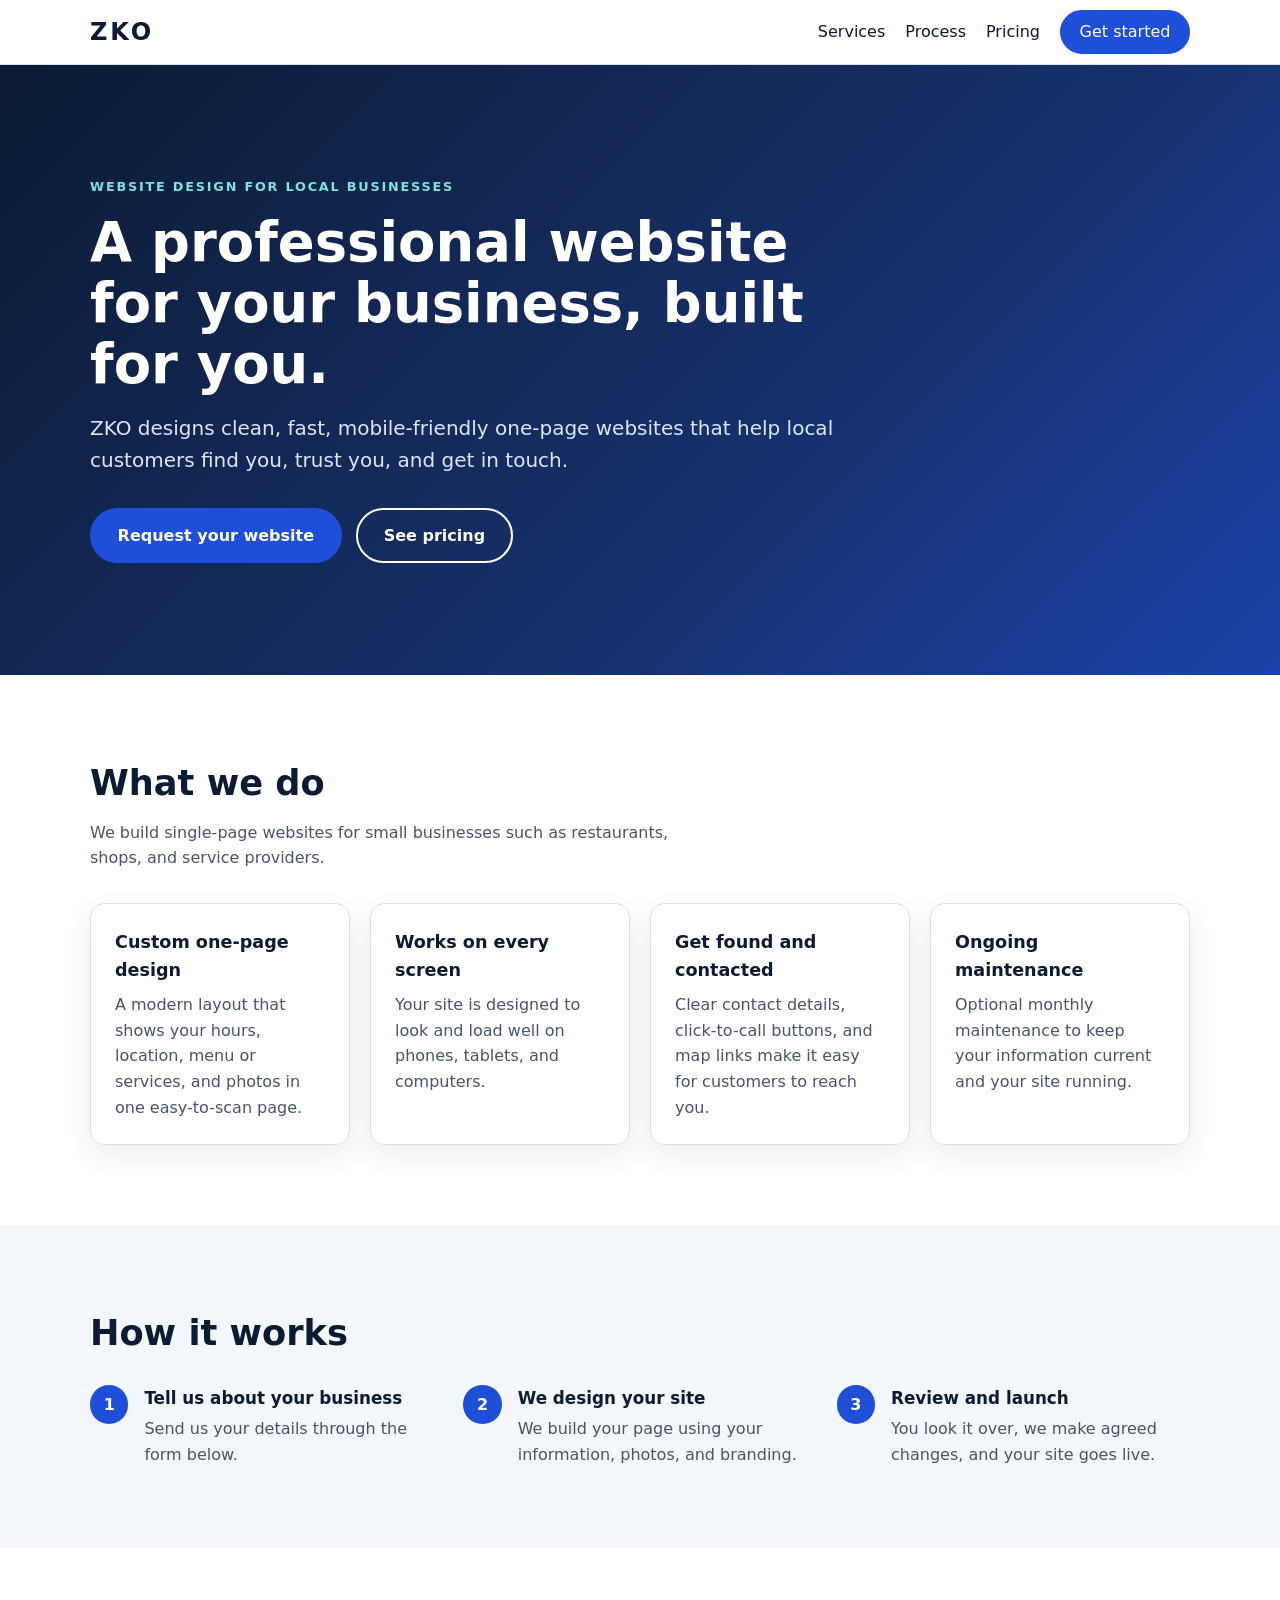
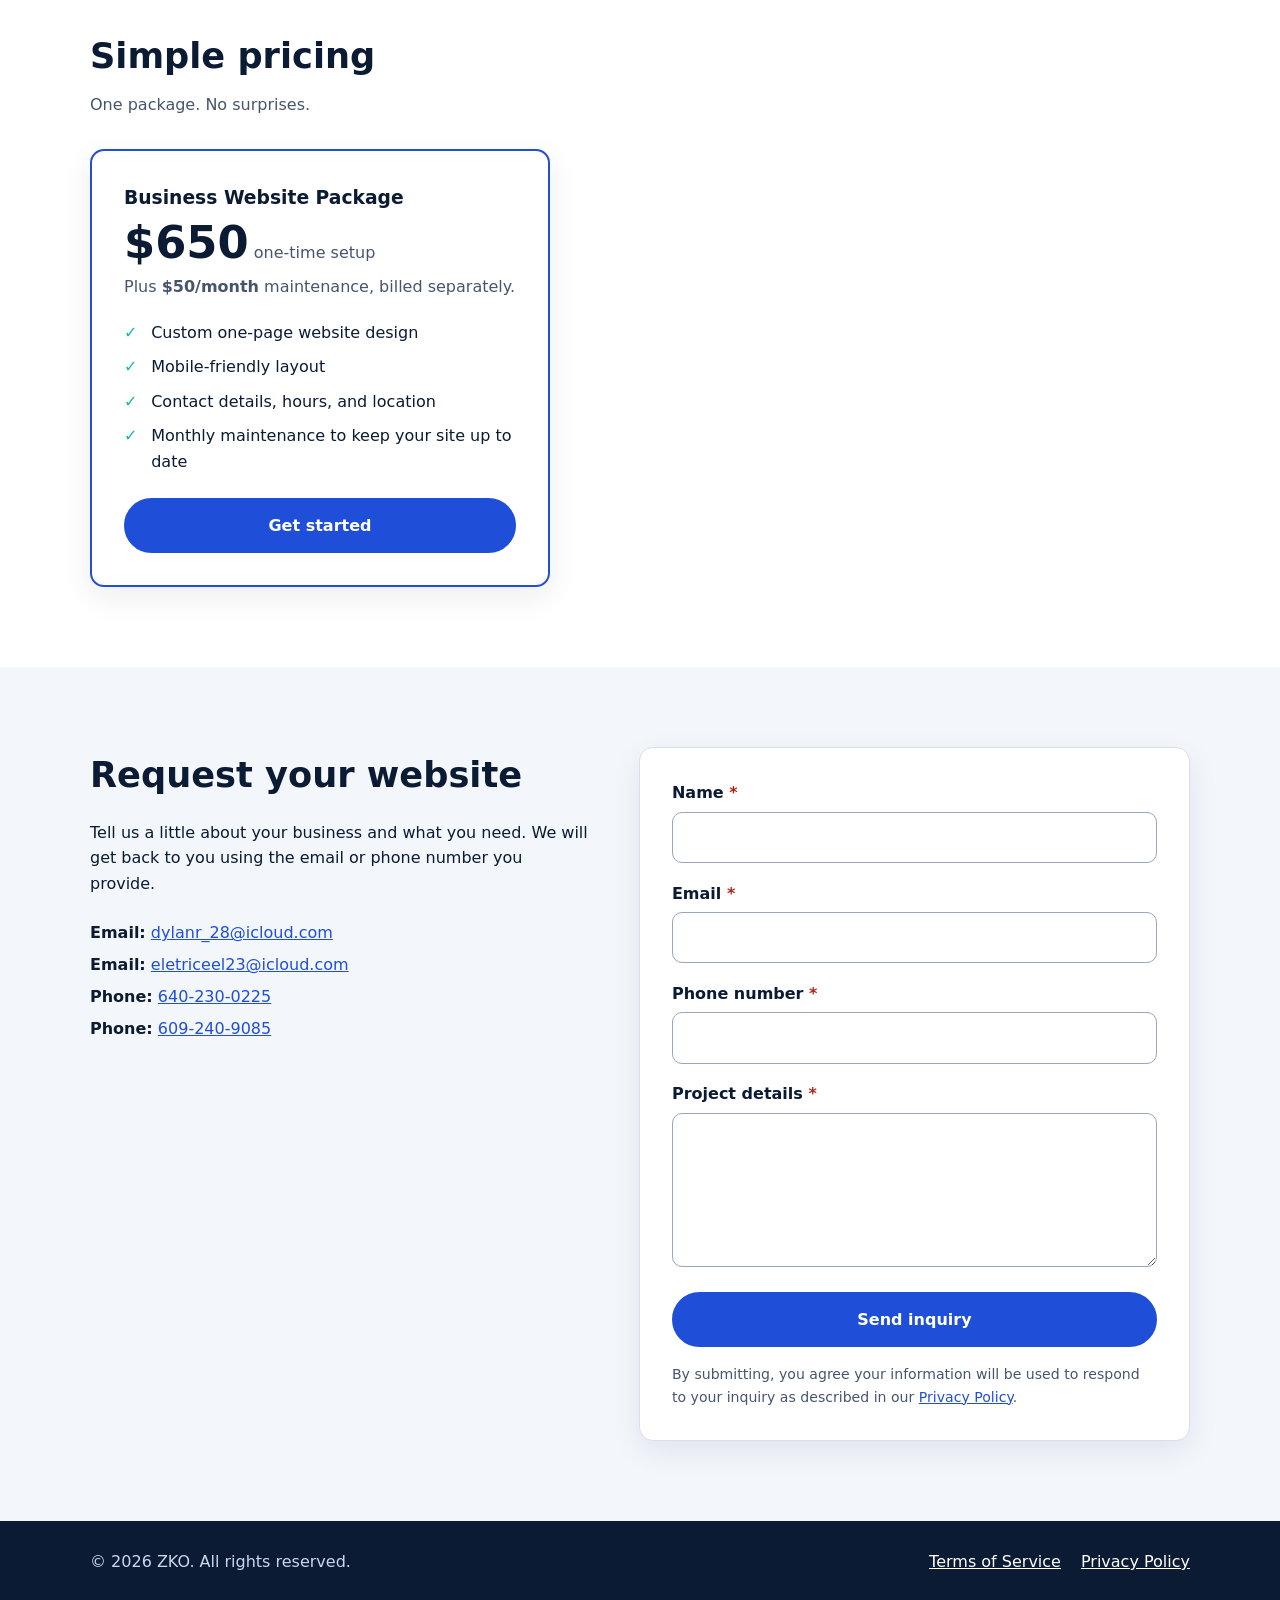
<file: index.html>
<!doctype html>
<html lang="en">
<head>
  <meta charset="utf-8">
  <meta name="viewport" content="width=device-width, initial-scale=1">
  <title>ZKO | Website Design for Local Small Businesses</title>
  <meta name="description" content="ZKO designs fast, professional one-page websites for local small businesses. One setup price, simple monthly maintenance.">
  <link rel="icon" href="favicon.svg" type="image/svg+xml">
  <link rel="stylesheet" href="styles.css">
</head>
<body>
  <a class="skip-link" href="#main">Skip to main content</a>

  <header class="site-header">
    <div class="container header-inner">
      <a class="logo" href="#top" aria-label="ZKO home">ZKO</a>
      <nav aria-label="Main">
        <ul class="nav-list">
          <li><a href="#services">Services</a></li>
          <li><a href="#process">Process</a></li>
          <li><a href="#pricing">Pricing</a></li>
          <li><a class="btn btn-small" href="#contact">Get started</a></li>
        </ul>
      </nav>
    </div>
  </header>

  <main id="main">
    <section class="hero" id="top">
      <div class="container hero-inner">
        <p class="eyebrow">Website design for local businesses</p>
        <h1>A professional website for your business, built for you.</h1>
        <p class="lead">ZKO designs clean, fast, mobile-friendly one-page websites that help local customers find you, trust you, and get in touch.</p>
        <div class="hero-actions">
          <a class="btn" href="#contact">Request your website</a>
          <a class="btn btn-ghost" href="#pricing">See pricing</a>
        </div>
      </div>
    </section>

    <section class="section" id="services" aria-labelledby="services-title">
      <div class="container">
        <h2 id="services-title">What we do</h2>
        <p class="section-intro">We build single-page websites for small businesses such as restaurants, shops, and service providers.</p>
        <div class="cards">
          <article class="card">
            <h3>Custom one-page design</h3>
            <p>A modern layout that shows your hours, location, menu or services, and photos in one easy-to-scan page.</p>
          </article>
          <article class="card">
            <h3>Works on every screen</h3>
            <p>Your site is designed to look and load well on phones, tablets, and computers.</p>
          </article>
          <article class="card">
            <h3>Get found and contacted</h3>
            <p>Clear contact details, click-to-call buttons, and map links make it easy for customers to reach you.</p>
          </article>
          <article class="card">
            <h3>Ongoing maintenance</h3>
            <p>Optional monthly maintenance to keep your information current and your site running.</p>
          </article>
        </div>
      </div>
    </section>

    <section class="section section-alt" id="process" aria-labelledby="process-title">
      <div class="container">
        <h2 id="process-title">How it works</h2>
        <ol class="steps">
          <li><span class="step-num" aria-hidden="true">1</span><div><h3>Tell us about your business</h3><p>Send us your details through the form below.</p></div></li>
          <li><span class="step-num" aria-hidden="true">2</span><div><h3>We design your site</h3><p>We build your page using your information, photos, and branding.</p></div></li>
          <li><span class="step-num" aria-hidden="true">3</span><div><h3>Review and launch</h3><p>You look it over, we make agreed changes, and your site goes live.</p></div></li>
        </ol>
      </div>
    </section>

    <section class="section" id="pricing" aria-labelledby="pricing-title">
      <div class="container">
        <h2 id="pricing-title">Simple pricing</h2>
        <p class="section-intro">One package. No surprises.</p>
        <div class="price-card">
          <h3>Business Website Package</h3>
          <p class="price"><span class="price-amount">$650</span> <span class="price-note">one-time setup</span></p>
          <p class="price-sub">Plus <strong>$50/month</strong> maintenance, billed separately.</p>
          <ul class="checklist">
            <li>Custom one-page website design</li>
            <li>Mobile-friendly layout</li>
            <li>Contact details, hours, and location</li>
            <li>Monthly maintenance to keep your site up to date</li>
          </ul>
          <a class="btn btn-block" href="#contact">Get started</a>
        </div>
      </div>
    </section>

    <section class="section section-alt" id="contact" aria-labelledby="contact-title">
      <div class="container contact-grid">
        <div class="contact-copy">
          <h2 id="contact-title">Request your website</h2>
          <p>Tell us a little about your business and what you need. We will get back to you using the email or phone number you provide.</p>
          <ul class="contact-list">
            <li><strong>Email:</strong> <a href="mailto:dylanr_28@icloud.com">dylanr_28@icloud.com</a></li>
            <li><strong>Email:</strong> <a href="mailto:eletriceel23@icloud.com">eletriceel23@icloud.com</a></li>
            <li><strong>Phone:</strong> <a href="tel:+16402300225">640-230-0225</a></li>
            <li><strong>Phone:</strong> <a href="tel:+16092409085">609-240-9085</a></li>
          </ul>
        </div>

        <div class="form-wrap">
          <form
            id="inquiry-form"
            name="inquiry"
            method="POST"
            action="/success.html"
            data-netlify="true"
            netlify-honeypot="bot-field"
            novalidate>
            <input type="hidden" name="form-name" value="inquiry">
            <p class="hidden-field" aria-hidden="true">
              <label>Do not fill this out if you are human: <input name="bot-field" tabindex="-1" autocomplete="off"></label>
            </p>

            <div class="field">
              <label for="name">Name <span class="req" aria-hidden="true">*</span></label>
              <input id="name" name="name" type="text" autocomplete="name" required aria-describedby="name-error">
              <p class="field-error" id="name-error" hidden></p>
            </div>

            <div class="field">
              <label for="email">Email <span class="req" aria-hidden="true">*</span></label>
              <input id="email" name="email" type="email" autocomplete="email" required aria-describedby="email-error">
              <p class="field-error" id="email-error" hidden></p>
            </div>

            <div class="field">
              <label for="phone">Phone number <span class="req" aria-hidden="true">*</span></label>
              <input id="phone" name="phone" type="tel" autocomplete="tel" required aria-describedby="phone-error">
              <p class="field-error" id="phone-error" hidden></p>
            </div>

            <div class="field">
              <label for="details">Project details <span class="req" aria-hidden="true">*</span></label>
              <textarea id="details" name="details" rows="5" required aria-describedby="details-error"></textarea>
              <p class="field-error" id="details-error" hidden></p>
            </div>

            <button class="btn btn-block" type="submit" id="submit-btn">Send inquiry</button>

            <p class="form-note">By submitting, you agree your information will be used to respond to your inquiry as described in our <a href="privacy.html">Privacy Policy</a>.</p>

            <div id="form-status" class="form-status" role="status" aria-live="polite" tabindex="-1" hidden></div>
          </form>
        </div>
      </div>
    </section>
  </main>

  <footer class="site-footer">
    <div class="container footer-inner">
      <p>&copy; <span id="year">2026</span> ZKO. All rights reserved.</p>
      <nav aria-label="Legal">
        <ul class="footer-links">
          <li><a href="terms.html">Terms of Service</a></li>
          <li><a href="privacy.html">Privacy Policy</a></li>
        </ul>
      </nav>
    </div>
  </footer>

  <script src="script.js"></script>
</body>
</html>
</file>
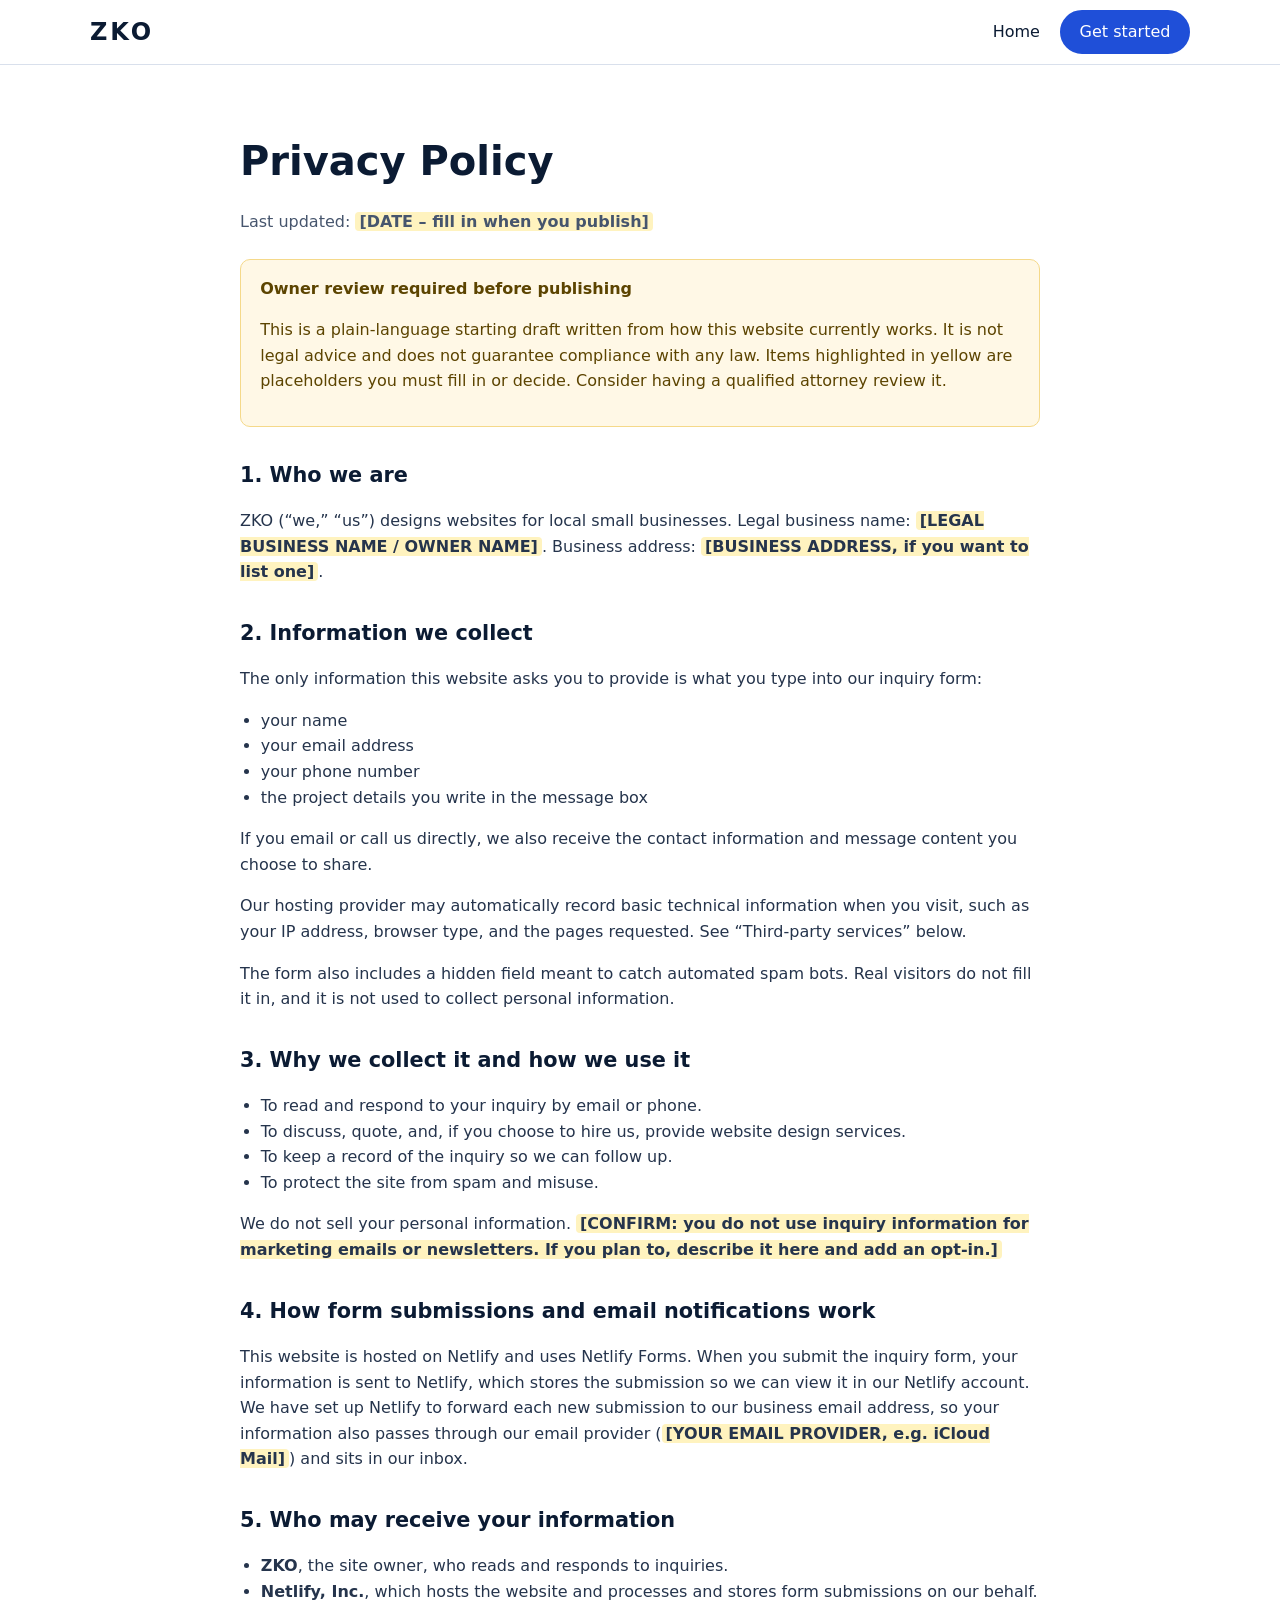
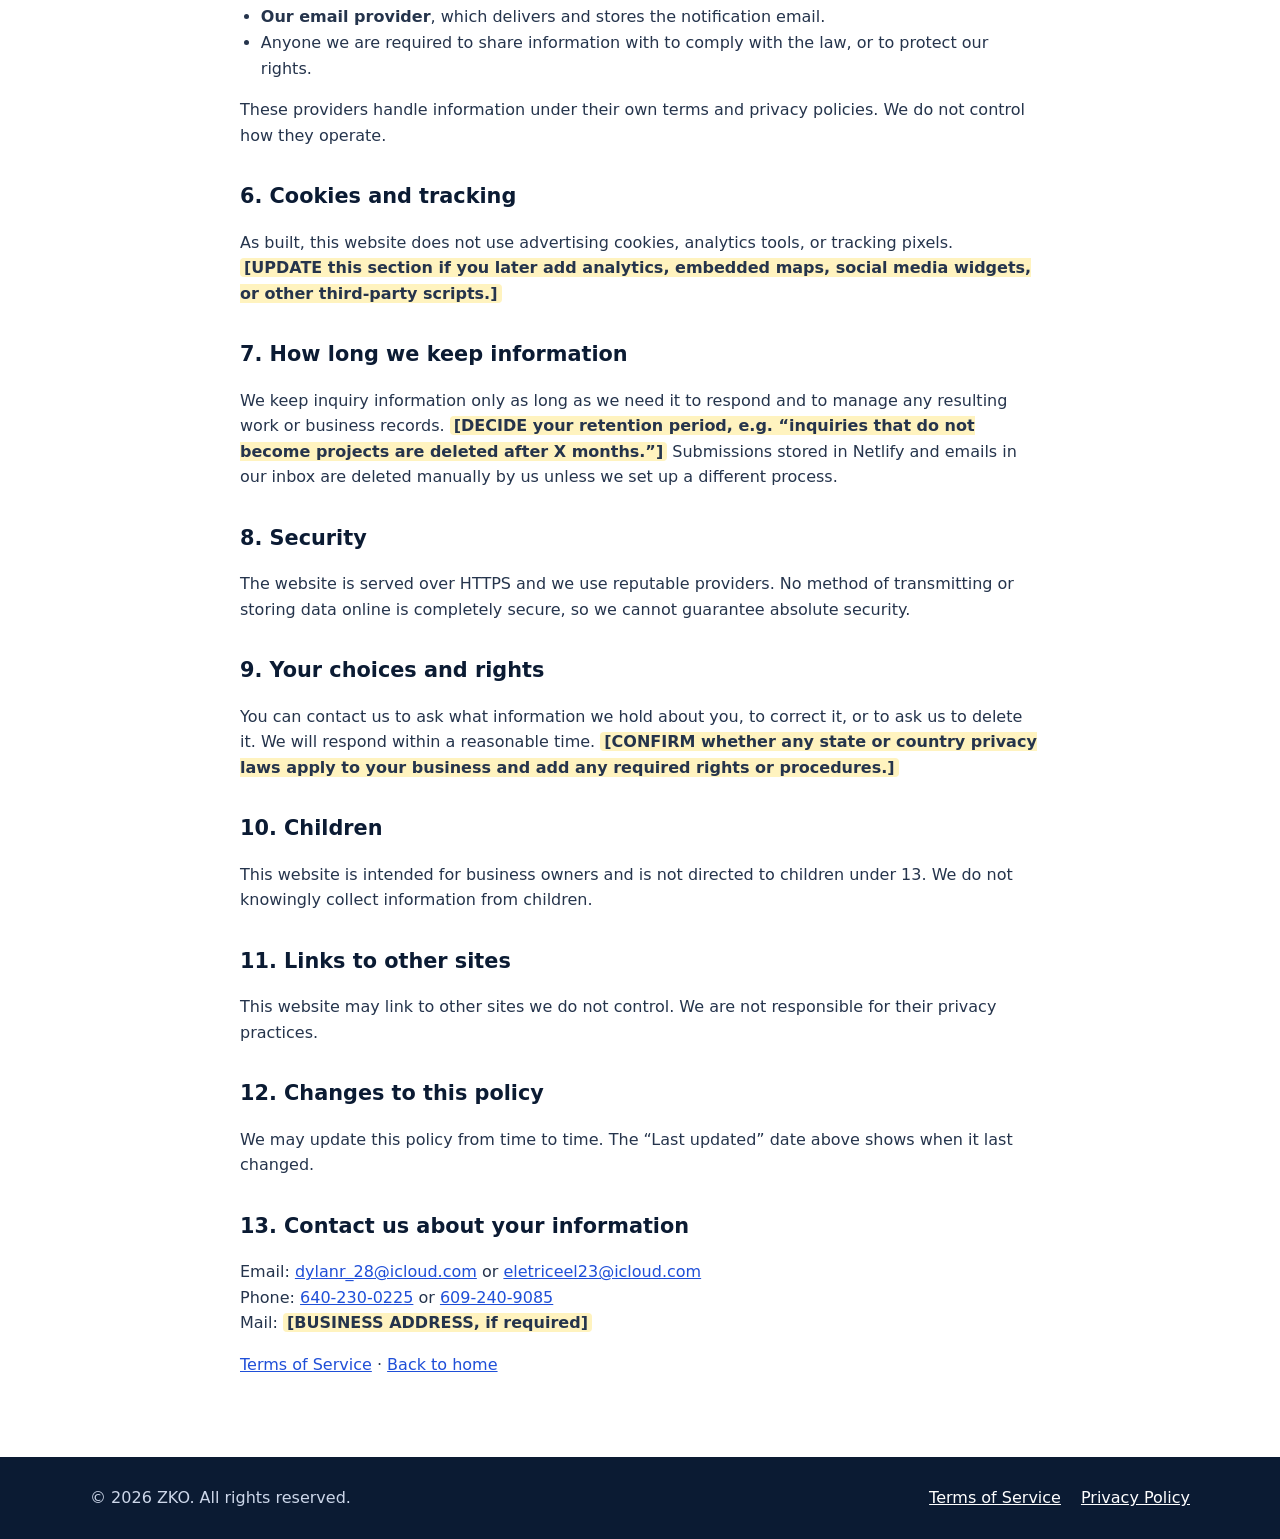
<file: privacy.html>
<!doctype html>
<html lang="en">
<head>
  <meta charset="utf-8">
  <meta name="viewport" content="width=device-width, initial-scale=1">
  <title>Privacy Policy | ZKO</title>
  <meta name="description" content="How ZKO collects, uses, and protects information submitted through its website.">
  <link rel="icon" href="favicon.svg" type="image/svg+xml">
  <link rel="stylesheet" href="styles.css">
</head>
<body>
  <a class="skip-link" href="#main">Skip to main content</a>

  <header class="site-header">
    <div class="container header-inner">
      <a class="logo" href="index.html" aria-label="ZKO home">ZKO</a>
      <nav aria-label="Main">
        <ul class="nav-list">
          <li><a href="index.html">Home</a></li>
          <li><a class="btn btn-small" href="index.html#contact">Get started</a></li>
        </ul>
      </nav>
    </div>
  </header>

  <main id="main" class="legal">
    <div class="container">
      <h1>Privacy Policy</h1>
      <p class="meta">Last updated: <span class="placeholder">[DATE &ndash; fill in when you publish]</span></p>

      <div class="review-box" role="note">
        <strong>Owner review required before publishing</strong>
        <p>This is a plain-language starting draft written from how this website currently works. It is not legal advice and does not guarantee compliance with any law. Items highlighted in yellow are placeholders you must fill in or decide. Consider having a qualified attorney review it.</p>
      </div>

      <h2>1. Who we are</h2>
      <p>ZKO (&ldquo;we,&rdquo; &ldquo;us&rdquo;) designs websites for local small businesses. Legal business name: <span class="placeholder">[LEGAL BUSINESS NAME / OWNER NAME]</span>. Business address: <span class="placeholder">[BUSINESS ADDRESS, if you want to list one]</span>.</p>

      <h2>2. Information we collect</h2>
      <p>The only information this website asks you to provide is what you type into our inquiry form:</p>
      <ul>
        <li>your name</li>
        <li>your email address</li>
        <li>your phone number</li>
        <li>the project details you write in the message box</li>
      </ul>
      <p>If you email or call us directly, we also receive the contact information and message content you choose to share.</p>
      <p>Our hosting provider may automatically record basic technical information when you visit, such as your IP address, browser type, and the pages requested. See &ldquo;Third-party services&rdquo; below.</p>
      <p>The form also includes a hidden field meant to catch automated spam bots. Real visitors do not fill it in, and it is not used to collect personal information.</p>

      <h2>3. Why we collect it and how we use it</h2>
      <ul>
        <li>To read and respond to your inquiry by email or phone.</li>
        <li>To discuss, quote, and, if you choose to hire us, provide website design services.</li>
        <li>To keep a record of the inquiry so we can follow up.</li>
        <li>To protect the site from spam and misuse.</li>
      </ul>
      <p>We do not sell your personal information. <span class="placeholder">[CONFIRM: you do not use inquiry information for marketing emails or newsletters. If you plan to, describe it here and add an opt-in.]</span></p>

      <h2>4. How form submissions and email notifications work</h2>
      <p>This website is hosted on Netlify and uses Netlify Forms. When you submit the inquiry form, your information is sent to Netlify, which stores the submission so we can view it in our Netlify account. We have set up Netlify to forward each new submission to our business email address, so your information also passes through our email provider (<span class="placeholder">[YOUR EMAIL PROVIDER, e.g. iCloud Mail]</span>) and sits in our inbox.</p>

      <h2>5. Who may receive your information</h2>
      <ul>
        <li><strong>ZKO</strong>, the site owner, who reads and responds to inquiries.</li>
        <li><strong>Netlify, Inc.</strong>, which hosts the website and processes and stores form submissions on our behalf.</li>
        <li><strong>Our email provider</strong>, which delivers and stores the notification email.</li>
        <li>Anyone we are required to share information with to comply with the law, or to protect our rights.</li>
      </ul>
      <p>These providers handle information under their own terms and privacy policies. We do not control how they operate.</p>

      <h2>6. Cookies and tracking</h2>
      <p>As built, this website does not use advertising cookies, analytics tools, or tracking pixels. <span class="placeholder">[UPDATE this section if you later add analytics, embedded maps, social media widgets, or other third-party scripts.]</span></p>

      <h2>7. How long we keep information</h2>
      <p>We keep inquiry information only as long as we need it to respond and to manage any resulting work or business records. <span class="placeholder">[DECIDE your retention period, e.g. &ldquo;inquiries that do not become projects are deleted after X months.&rdquo;]</span> Submissions stored in Netlify and emails in our inbox are deleted manually by us unless we set up a different process.</p>

      <h2>8. Security</h2>
      <p>The website is served over HTTPS and we use reputable providers. No method of transmitting or storing data online is completely secure, so we cannot guarantee absolute security.</p>

      <h2>9. Your choices and rights</h2>
      <p>You can contact us to ask what information we hold about you, to correct it, or to ask us to delete it. We will respond within a reasonable time. <span class="placeholder">[CONFIRM whether any state or country privacy laws apply to your business and add any required rights or procedures.]</span></p>

      <h2>10. Children</h2>
      <p>This website is intended for business owners and is not directed to children under 13. We do not knowingly collect information from children.</p>

      <h2>11. Links to other sites</h2>
      <p>This website may link to other sites we do not control. We are not responsible for their privacy practices.</p>

      <h2>12. Changes to this policy</h2>
      <p>We may update this policy from time to time. The &ldquo;Last updated&rdquo; date above shows when it last changed.</p>

      <h2>13. Contact us about your information</h2>
      <p>Email: <a href="mailto:dylanr_28@icloud.com">dylanr_28@icloud.com</a> or <a href="mailto:eletriceel23@icloud.com">eletriceel23@icloud.com</a><br>
      Phone: <a href="tel:+16402300225">640-230-0225</a> or <a href="tel:+16092409085">609-240-9085</a><br>
      Mail: <span class="placeholder">[BUSINESS ADDRESS, if required]</span></p>

      <p><a href="terms.html">Terms of Service</a> &middot; <a href="index.html">Back to home</a></p>
    </div>
  </main>

  <footer class="site-footer">
    <div class="container footer-inner">
      <p>&copy; <span id="year">2026</span> ZKO. All rights reserved.</p>
      <nav aria-label="Legal">
        <ul class="footer-links">
          <li><a href="terms.html">Terms of Service</a></li>
          <li><a href="privacy.html">Privacy Policy</a></li>
        </ul>
      </nav>
    </div>
  </footer>
  <script src="script.js"></script>
</body>
</html>
</file>
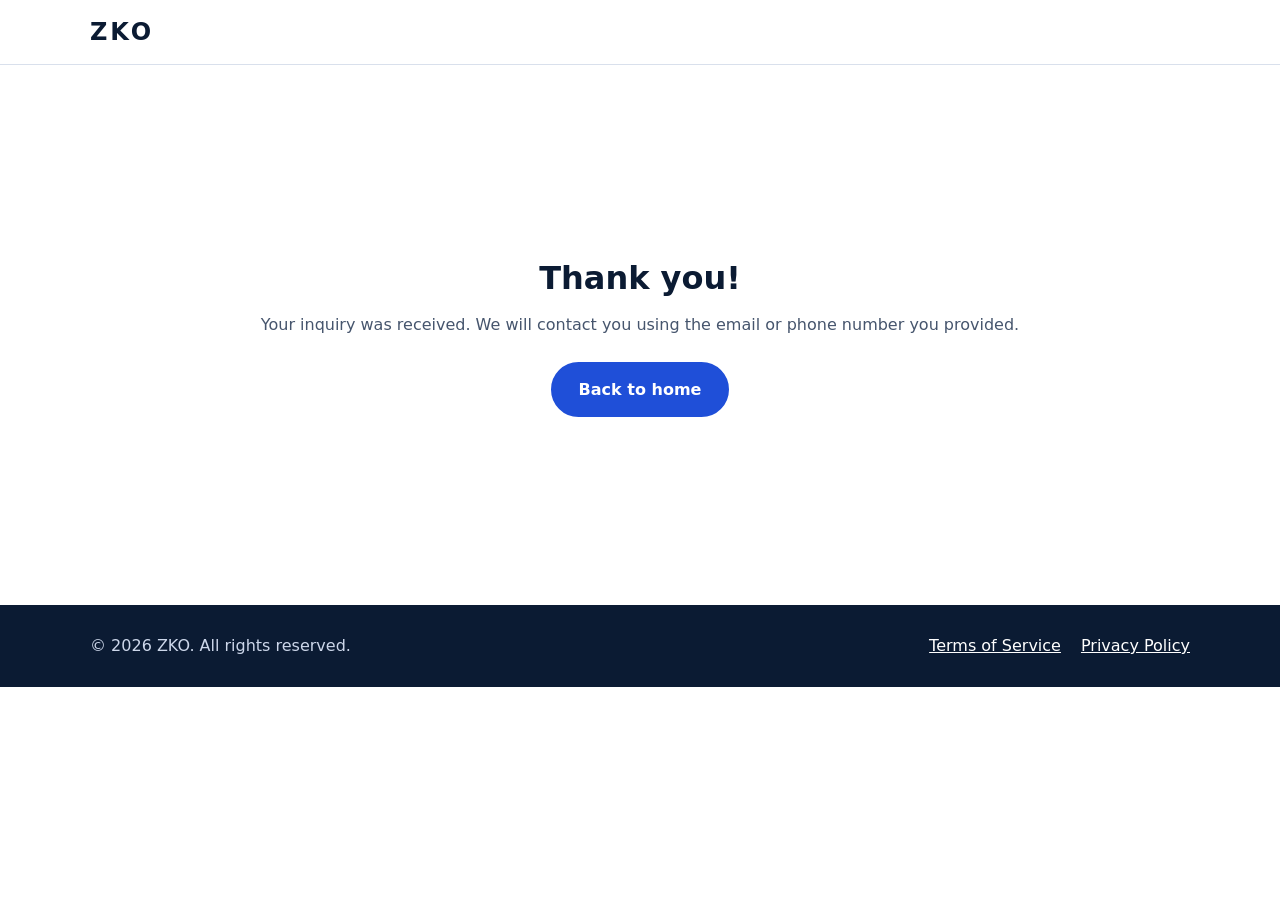
<file: success.html>
<!doctype html>
<html lang="en">
<head>
  <meta charset="utf-8">
  <meta name="viewport" content="width=device-width, initial-scale=1">
  <title>Inquiry received | ZKO</title>
  <meta name="robots" content="noindex">
  <link rel="icon" href="favicon.svg" type="image/svg+xml">
  <link rel="stylesheet" href="styles.css">
</head>
<body>
  <header class="site-header">
    <div class="container header-inner">
      <a class="logo" href="index.html" aria-label="ZKO home">ZKO</a>
    </div>
  </header>
  <main class="center-page">
    <div class="container">
      <h1>Thank you!</h1>
      <p>Your inquiry was received. We will contact you using the email or phone number you provided.</p>
      <a class="btn" href="index.html">Back to home</a>
    </div>
  </main>
  <footer class="site-footer">
    <div class="container footer-inner">
      <p>&copy; <span id="year">2026</span> ZKO. All rights reserved.</p>
      <nav aria-label="Legal">
        <ul class="footer-links">
          <li><a href="terms.html">Terms of Service</a></li>
          <li><a href="privacy.html">Privacy Policy</a></li>
        </ul>
      </nav>
    </div>
  </footer>
  <script src="script.js"></script>
</body>
</html>
</file>
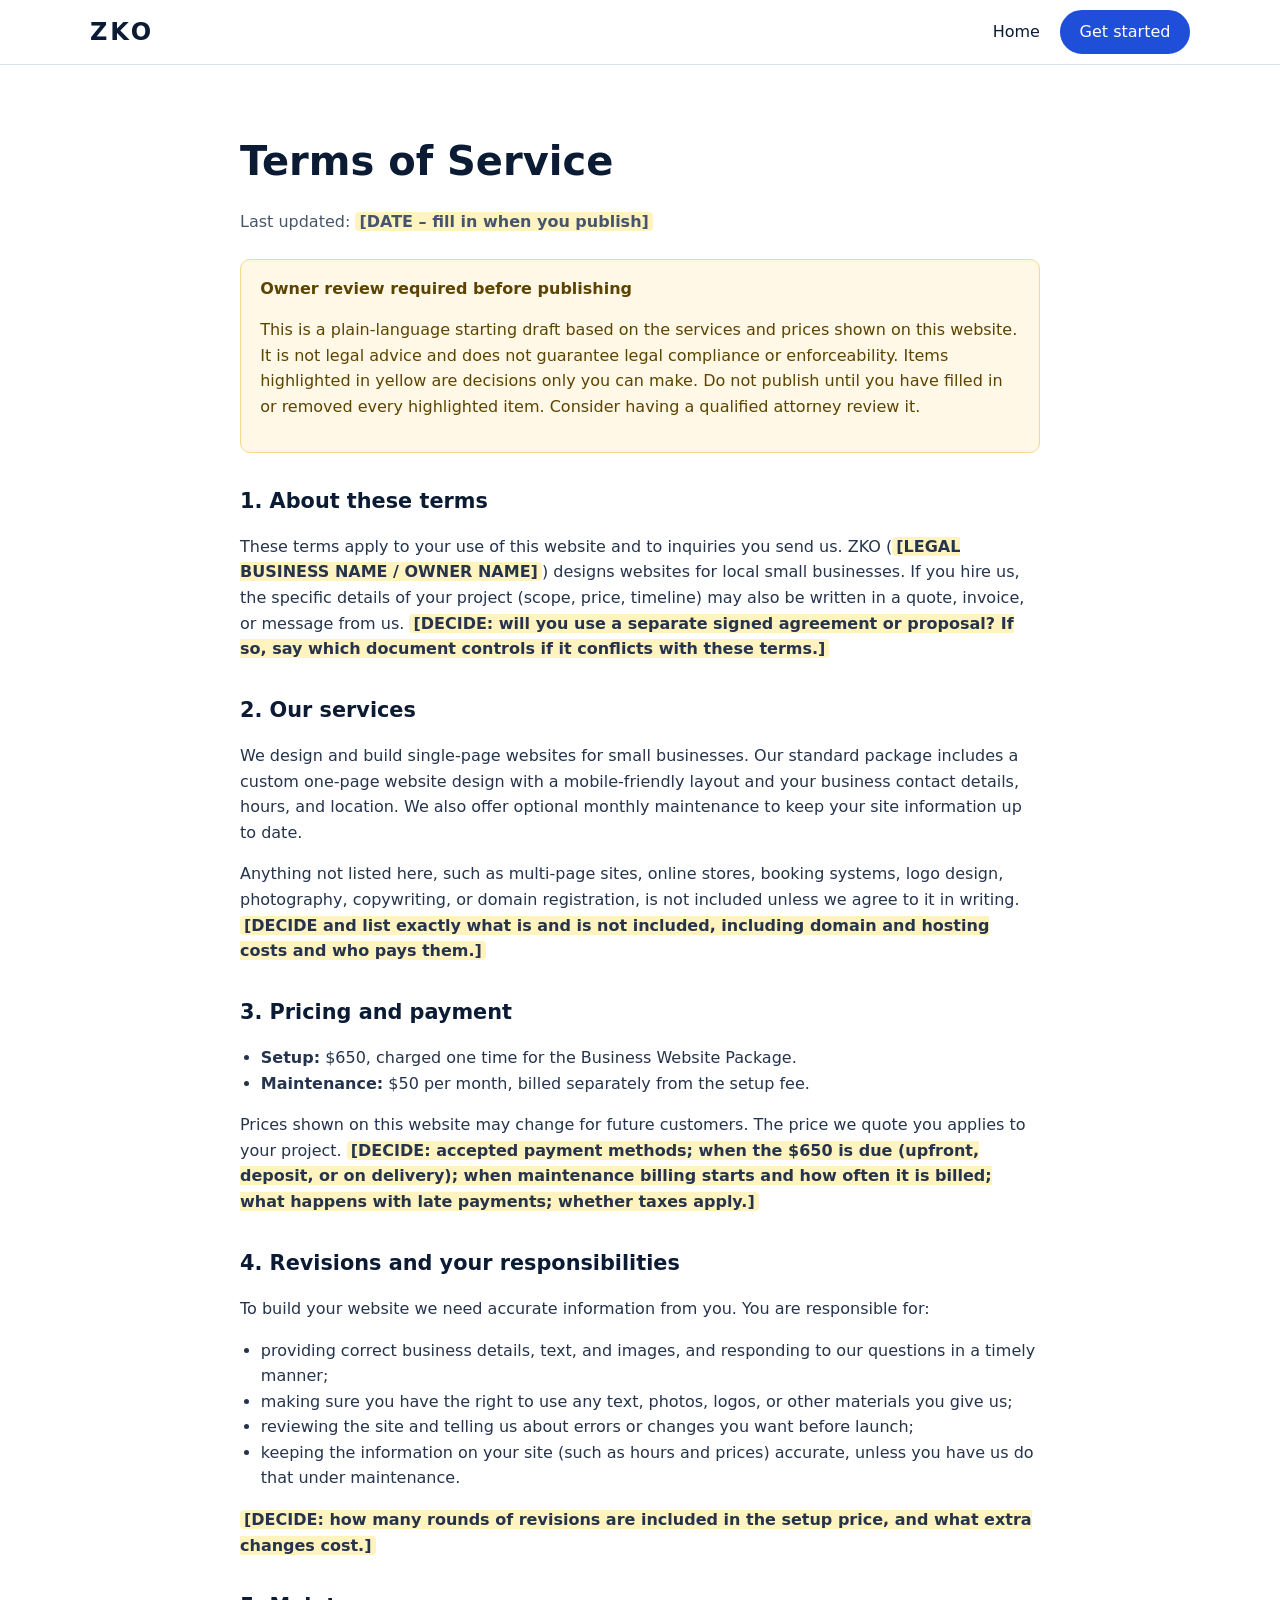
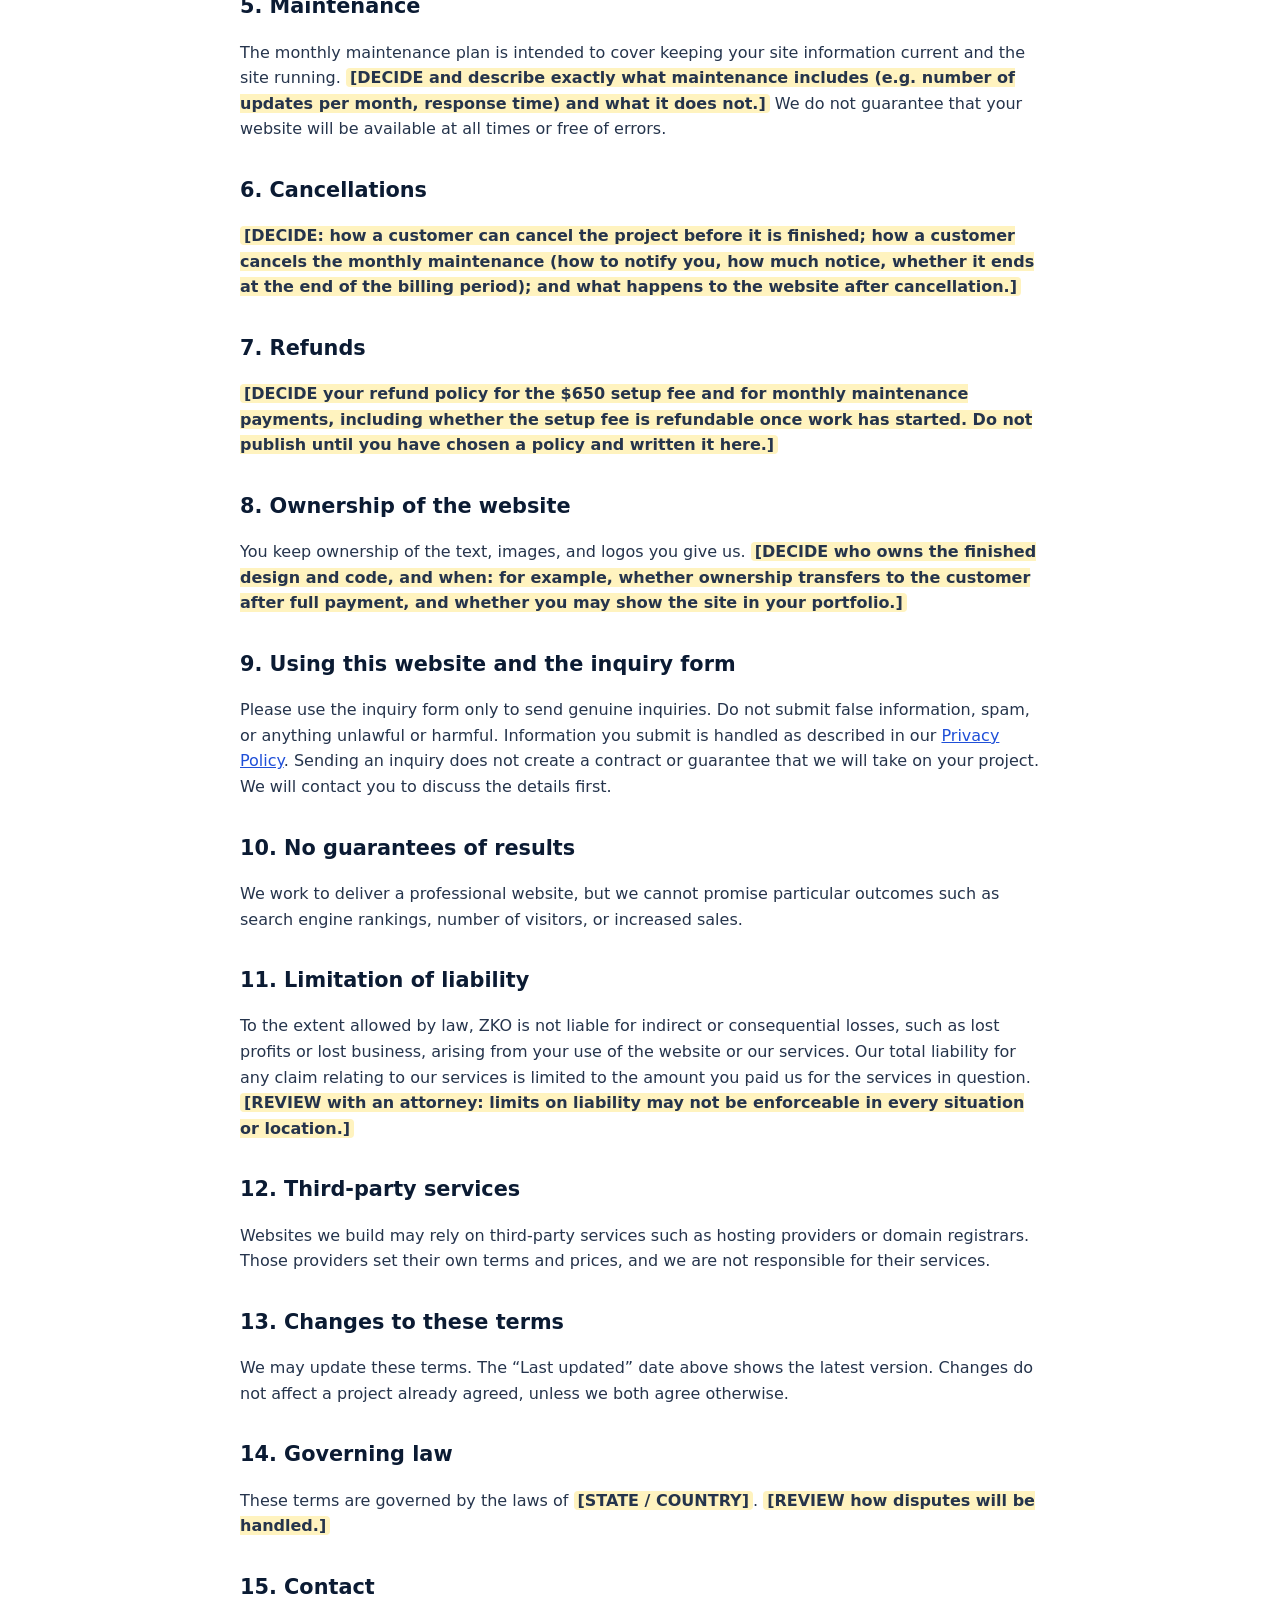
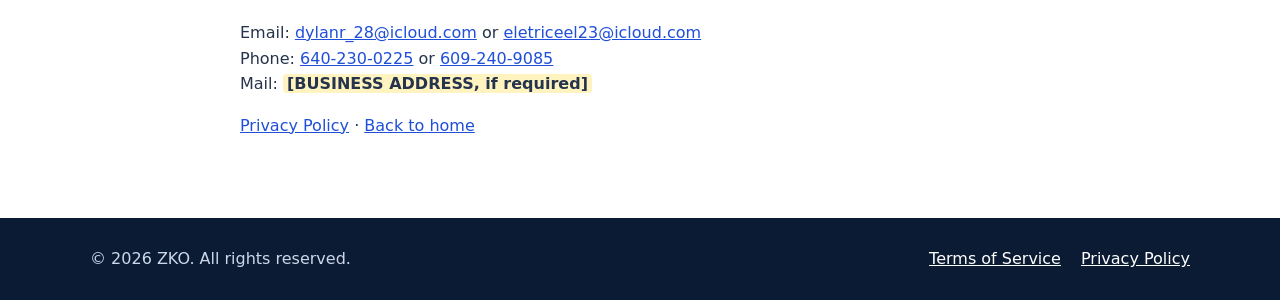
<file: terms.html>
<!doctype html>
<html lang="en">
<head>
  <meta charset="utf-8">
  <meta name="viewport" content="width=device-width, initial-scale=1">
  <title>Terms of Service | ZKO</title>
  <meta name="description" content="Terms for using the ZKO website and hiring ZKO for website design services.">
  <link rel="icon" href="favicon.svg" type="image/svg+xml">
  <link rel="stylesheet" href="styles.css">
</head>
<body>
  <a class="skip-link" href="#main">Skip to main content</a>

  <header class="site-header">
    <div class="container header-inner">
      <a class="logo" href="index.html" aria-label="ZKO home">ZKO</a>
      <nav aria-label="Main">
        <ul class="nav-list">
          <li><a href="index.html">Home</a></li>
          <li><a class="btn btn-small" href="index.html#contact">Get started</a></li>
        </ul>
      </nav>
    </div>
  </header>

  <main id="main" class="legal">
    <div class="container">
      <h1>Terms of Service</h1>
      <p class="meta">Last updated: <span class="placeholder">[DATE &ndash; fill in when you publish]</span></p>

      <div class="review-box" role="note">
        <strong>Owner review required before publishing</strong>
        <p>This is a plain-language starting draft based on the services and prices shown on this website. It is not legal advice and does not guarantee legal compliance or enforceability. Items highlighted in yellow are decisions only you can make. Do not publish until you have filled in or removed every highlighted item. Consider having a qualified attorney review it.</p>
      </div>

      <h2>1. About these terms</h2>
      <p>These terms apply to your use of this website and to inquiries you send us. ZKO (<span class="placeholder">[LEGAL BUSINESS NAME / OWNER NAME]</span>) designs websites for local small businesses. If you hire us, the specific details of your project (scope, price, timeline) may also be written in a quote, invoice, or message from us. <span class="placeholder">[DECIDE: will you use a separate signed agreement or proposal? If so, say which document controls if it conflicts with these terms.]</span></p>

      <h2>2. Our services</h2>
      <p>We design and build single-page websites for small businesses. Our standard package includes a custom one-page website design with a mobile-friendly layout and your business contact details, hours, and location. We also offer optional monthly maintenance to keep your site information up to date.</p>
      <p>Anything not listed here, such as multi-page sites, online stores, booking systems, logo design, photography, copywriting, or domain registration, is not included unless we agree to it in writing. <span class="placeholder">[DECIDE and list exactly what is and is not included, including domain and hosting costs and who pays them.]</span></p>

      <h2>3. Pricing and payment</h2>
      <ul>
        <li><strong>Setup:</strong> $650, charged one time for the Business Website Package.</li>
        <li><strong>Maintenance:</strong> $50 per month, billed separately from the setup fee.</li>
      </ul>
      <p>Prices shown on this website may change for future customers. The price we quote you applies to your project. <span class="placeholder">[DECIDE: accepted payment methods; when the $650 is due (upfront, deposit, or on delivery); when maintenance billing starts and how often it is billed; what happens with late payments; whether taxes apply.]</span></p>

      <h2>4. Revisions and your responsibilities</h2>
      <p>To build your website we need accurate information from you. You are responsible for:</p>
      <ul>
        <li>providing correct business details, text, and images, and responding to our questions in a timely manner;</li>
        <li>making sure you have the right to use any text, photos, logos, or other materials you give us;</li>
        <li>reviewing the site and telling us about errors or changes you want before launch;</li>
        <li>keeping the information on your site (such as hours and prices) accurate, unless you have us do that under maintenance.</li>
      </ul>
      <p><span class="placeholder">[DECIDE: how many rounds of revisions are included in the setup price, and what extra changes cost.]</span></p>

      <h2>5. Maintenance</h2>
      <p>The monthly maintenance plan is intended to cover keeping your site information current and the site running. <span class="placeholder">[DECIDE and describe exactly what maintenance includes (e.g. number of updates per month, response time) and what it does not.]</span> We do not guarantee that your website will be available at all times or free of errors.</p>

      <h2>6. Cancellations</h2>
      <p><span class="placeholder">[DECIDE: how a customer can cancel the project before it is finished; how a customer cancels the monthly maintenance (how to notify you, how much notice, whether it ends at the end of the billing period); and what happens to the website after cancellation.]</span></p>

      <h2>7. Refunds</h2>
      <p><span class="placeholder">[DECIDE your refund policy for the $650 setup fee and for monthly maintenance payments, including whether the setup fee is refundable once work has started. Do not publish until you have chosen a policy and written it here.]</span></p>

      <h2>8. Ownership of the website</h2>
      <p>You keep ownership of the text, images, and logos you give us. <span class="placeholder">[DECIDE who owns the finished design and code, and when: for example, whether ownership transfers to the customer after full payment, and whether you may show the site in your portfolio.]</span></p>

      <h2>9. Using this website and the inquiry form</h2>
      <p>Please use the inquiry form only to send genuine inquiries. Do not submit false information, spam, or anything unlawful or harmful. Information you submit is handled as described in our <a href="privacy.html">Privacy Policy</a>. Sending an inquiry does not create a contract or guarantee that we will take on your project. We will contact you to discuss the details first.</p>

      <h2>10. No guarantees of results</h2>
      <p>We work to deliver a professional website, but we cannot promise particular outcomes such as search engine rankings, number of visitors, or increased sales.</p>

      <h2>11. Limitation of liability</h2>
      <p>To the extent allowed by law, ZKO is not liable for indirect or consequential losses, such as lost profits or lost business, arising from your use of the website or our services. Our total liability for any claim relating to our services is limited to the amount you paid us for the services in question. <span class="placeholder">[REVIEW with an attorney: limits on liability may not be enforceable in every situation or location.]</span></p>

      <h2>12. Third-party services</h2>
      <p>Websites we build may rely on third-party services such as hosting providers or domain registrars. Those providers set their own terms and prices, and we are not responsible for their services.</p>

      <h2>13. Changes to these terms</h2>
      <p>We may update these terms. The &ldquo;Last updated&rdquo; date above shows the latest version. Changes do not affect a project already agreed, unless we both agree otherwise.</p>

      <h2>14. Governing law</h2>
      <p>These terms are governed by the laws of <span class="placeholder">[STATE / COUNTRY]</span>. <span class="placeholder">[REVIEW how disputes will be handled.]</span></p>

      <h2>15. Contact</h2>
      <p>Email: <a href="mailto:dylanr_28@icloud.com">dylanr_28@icloud.com</a> or <a href="mailto:eletriceel23@icloud.com">eletriceel23@icloud.com</a><br>
      Phone: <a href="tel:+16402300225">640-230-0225</a> or <a href="tel:+16092409085">609-240-9085</a><br>
      Mail: <span class="placeholder">[BUSINESS ADDRESS, if required]</span></p>

      <p><a href="privacy.html">Privacy Policy</a> &middot; <a href="index.html">Back to home</a></p>
    </div>
  </main>

  <footer class="site-footer">
    <div class="container footer-inner">
      <p>&copy; <span id="year">2026</span> ZKO. All rights reserved.</p>
      <nav aria-label="Legal">
        <ul class="footer-links">
          <li><a href="terms.html">Terms of Service</a></li>
          <li><a href="privacy.html">Privacy Policy</a></li>
        </ul>
      </nav>
    </div>
  </footer>
  <script src="script.js"></script>
</body>
</html>
</file>
<file: styles.css>
:root {
  --bg: #ffffff;
  --bg-alt: #f3f6fb;
  --ink: #0b1b33;
  --ink-soft: #46556d;
  --brand: #1f4fd8;
  --brand-dark: #1639a3;
  --accent: #14b8a6;
  --line: #d9e0ec;
  --danger: #b42318;
  --danger-bg: #fef3f2;
  --ok: #05603a;
  --ok-bg: #ecfdf3;
  --radius: 14px;
  --shadow: 0 10px 30px rgba(11, 27, 51, 0.08);
}

* { box-sizing: border-box; }
html { scroll-behavior: smooth; scroll-padding-top: 76px; }
body {
  margin: 0;
  font-family: system-ui, -apple-system, "Segoe UI", Roboto, Helvetica, Arial, sans-serif;
  color: var(--ink);
  background: var(--bg);
  line-height: 1.6;
  -webkit-text-size-adjust: 100%;
}
img, svg { max-width: 100%; }
a { color: var(--brand); }
a:hover { color: var(--brand-dark); }
:focus-visible { outline: 3px solid var(--accent); outline-offset: 2px; }

.container { width: min(1100px, 100% - 2rem); margin-inline: auto; }

.skip-link {
  position: absolute; left: -999px; top: 0;
  background: var(--ink); color: #fff; padding: .6rem 1rem; z-index: 100;
}
.skip-link:focus { left: 0; }

/* Header */
.site-header {
  position: sticky; top: 0; z-index: 50;
  background: rgba(255, 255, 255, .94);
  backdrop-filter: blur(8px);
  border-bottom: 1px solid var(--line);
}
.header-inner { display: flex; align-items: center; justify-content: space-between; min-height: 64px; gap: 1rem; }
.logo { font-weight: 800; font-size: 1.5rem; letter-spacing: .12em; color: var(--ink); text-decoration: none; }
.nav-list { display: flex; align-items: center; gap: 1.25rem; list-style: none; margin: 0; padding: 0; }
.nav-list a { text-decoration: none; color: var(--ink); font-weight: 500; }
.nav-list a:hover { color: var(--brand); }

/* Buttons */
.btn {
  display: inline-block; background: var(--brand); color: #fff;
  border: 2px solid var(--brand); border-radius: 999px;
  padding: .8rem 1.6rem; font: inherit; font-weight: 600;
  text-decoration: none; text-align: center; cursor: pointer;
  transition: background .15s, transform .15s;
}
.btn:hover { background: var(--brand-dark); border-color: var(--brand-dark); color: #fff; }
.btn:active { transform: translateY(1px); }
.btn[disabled] { opacity: .65; cursor: not-allowed; }
.btn-small { padding: .45rem 1.1rem; }
.nav-list .btn-small, .nav-list .btn-small:hover { color: #fff; }
.btn-ghost { background: transparent; color: var(--brand); }
.btn-ghost:hover { background: var(--brand); color: #fff; }
.btn-block { display: block; width: 100%; }

/* Hero */
.hero {
  background: linear-gradient(135deg, #0b1b33 0%, #17306b 60%, #1f4fd8 130%);
  color: #fff; padding: clamp(3.5rem, 10vw, 7rem) 0;
}
.hero-inner > * { max-width: 760px; }
.eyebrow { text-transform: uppercase; letter-spacing: .14em; font-size: .8rem; font-weight: 700; color: #7de3d6; margin: 0 0 1rem; }
.hero h1 { font-size: clamp(2rem, 6vw, 3.4rem); line-height: 1.12; margin: 0 0 1rem; }
.lead { font-size: clamp(1.05rem, 2.5vw, 1.25rem); color: #dbe6ff; margin: 0 0 2rem; }
.hero-actions { display: flex; flex-wrap: wrap; gap: .9rem; }
.hero .btn-ghost { color: #fff; border-color: #fff; }
.hero .btn-ghost:hover { background: #fff; color: var(--ink); }

/* Sections */
.section { padding: clamp(3rem, 8vw, 5rem) 0; }
.section-alt { background: var(--bg-alt); }
.section h2 { font-size: clamp(1.6rem, 4vw, 2.2rem); margin: 0 0 .5rem; }
.section-intro { color: var(--ink-soft); margin: 0 0 2rem; max-width: 60ch; }

.cards { display: grid; grid-template-columns: repeat(auto-fit, minmax(230px, 1fr)); gap: 1.25rem; }
.card { background: #fff; border: 1px solid var(--line); border-radius: var(--radius); padding: 1.5rem; box-shadow: var(--shadow); }
.card h3 { margin: 0 0 .5rem; font-size: 1.1rem; }
.card p { margin: 0; color: var(--ink-soft); }

.steps { list-style: none; margin: 1.5rem 0 0; padding: 0; display: grid; gap: 1.25rem; grid-template-columns: repeat(auto-fit, minmax(240px, 1fr)); }
.steps li { display: flex; gap: 1rem; align-items: flex-start; }
.step-num {
  flex: none; width: 2.4rem; height: 2.4rem; border-radius: 50%;
  background: var(--brand); color: #fff; font-weight: 700;
  display: grid; place-items: center;
}
.steps h3 { margin: 0 0 .25rem; font-size: 1.05rem; }
.steps p { margin: 0; color: var(--ink-soft); }

/* Pricing */
.price-card {
  max-width: 460px; background: #fff; border: 2px solid var(--brand);
  border-radius: var(--radius); padding: 2rem; box-shadow: var(--shadow);
}
.price-card h3 { margin: 0 0 .5rem; }
.price { margin: 0; }
.price-amount { font-size: 2.8rem; font-weight: 800; line-height: 1; }
.price-note { color: var(--ink-soft); }
.price-sub { margin: .5rem 0 1.25rem; color: var(--ink-soft); }
.checklist { list-style: none; padding: 0; margin: 0 0 1.5rem; }
.checklist li { position: relative; padding-left: 1.7rem; margin-bottom: .55rem; }
.checklist li::before { content: "\2713"; position: absolute; left: 0; color: var(--accent); font-weight: 800; }

/* Contact */
.contact-grid { display: grid; gap: 2rem; grid-template-columns: 1fr; }
.contact-list { list-style: none; padding: 0; margin: 1.5rem 0 0; }
.contact-list li { margin-bottom: .4rem; }
.form-wrap { background: #fff; border: 1px solid var(--line); border-radius: var(--radius); padding: clamp(1.25rem, 4vw, 2rem); box-shadow: var(--shadow); }

.field { margin-bottom: 1.1rem; }
.field label { display: block; font-weight: 600; margin-bottom: .35rem; }
.req { color: var(--danger); }
.field input, .field textarea {
  width: 100%; font: inherit; color: var(--ink);
  padding: .75rem .9rem; border: 1.5px solid #9aa7bd; border-radius: 10px; background: #fff;
}
.field textarea { resize: vertical; min-height: 120px; }
.field input:focus, .field textarea:focus { outline: 3px solid rgba(31, 79, 216, .3); border-color: var(--brand); }
.field input[aria-invalid="true"], .field textarea[aria-invalid="true"] { border-color: var(--danger); }
.field-error { color: var(--danger); font-size: .9rem; margin: .35rem 0 0; font-weight: 500; }
.hidden-field { position: absolute; left: -9999px; height: 0; overflow: hidden; }
.form-note { font-size: .88rem; color: var(--ink-soft); margin: 1rem 0 0; }

.form-status { margin-top: 1rem; padding: 1rem 1.1rem; border-radius: 10px; font-weight: 500; }
.form-status.success { background: var(--ok-bg); color: var(--ok); border: 1px solid #abefc6; }
.form-status.error { background: var(--danger-bg); color: var(--danger); border: 1px solid #fecdca; }
.form-status[hidden], .field-error[hidden] { display: none; }

/* Footer */
.site-footer { background: var(--ink); color: #cdd7ea; padding: 1.75rem 0; }
.footer-inner { display: flex; flex-wrap: wrap; justify-content: space-between; align-items: center; gap: 1rem; }
.footer-inner p { margin: 0; }
.footer-links { display: flex; flex-wrap: wrap; gap: 1.25rem; list-style: none; margin: 0; padding: 0; }
.site-footer a { color: #fff; }
.site-footer a:hover { color: #7de3d6; }

/* Legal pages */
.legal { padding: clamp(2rem, 6vw, 4rem) 0; }
.legal .container { max-width: 800px; }
.legal h1 { font-size: clamp(1.8rem, 5vw, 2.5rem); margin: 0 0 .25rem; }
.legal h2 { font-size: 1.3rem; margin: 2rem 0 .5rem; }
.legal p, .legal li { color: #25344c; }
.legal ul { padding-left: 1.3rem; }
.legal .meta { color: var(--ink-soft); margin-bottom: 1.5rem; }
.review-box {
  background: #fff8e6; border: 1px solid #f5d98a; border-radius: 10px;
  padding: 1rem 1.2rem; margin: 1.25rem 0; color: #5c4400;
}
.review-box p, .review-box li { color: #5c4400; }
.review-box strong:first-child { display: block; margin-bottom: .25rem; }
.placeholder { background: #fff3bf; padding: 0 .25rem; border-radius: 4px; font-weight: 600; }

/* Success / 404 pages */
.center-page { min-height: 60vh; display: grid; place-items: center; text-align: center; padding: 3rem 1rem; }
.center-page h1 { margin: 0 0 .5rem; }
.center-page p { color: var(--ink-soft); margin: 0 0 1.5rem; }

@media (min-width: 860px) {
  .contact-grid { grid-template-columns: 1fr 1.1fr; align-items: start; gap: 3rem; }
}
@media (max-width: 560px) {
  .nav-list { gap: .75rem; font-size: .92rem; }
  .nav-list li:nth-child(2) { display: none; }
}
@media (prefers-reduced-motion: reduce) {
  html { scroll-behavior: auto; }
  .btn { transition: none; }
}
</file>
